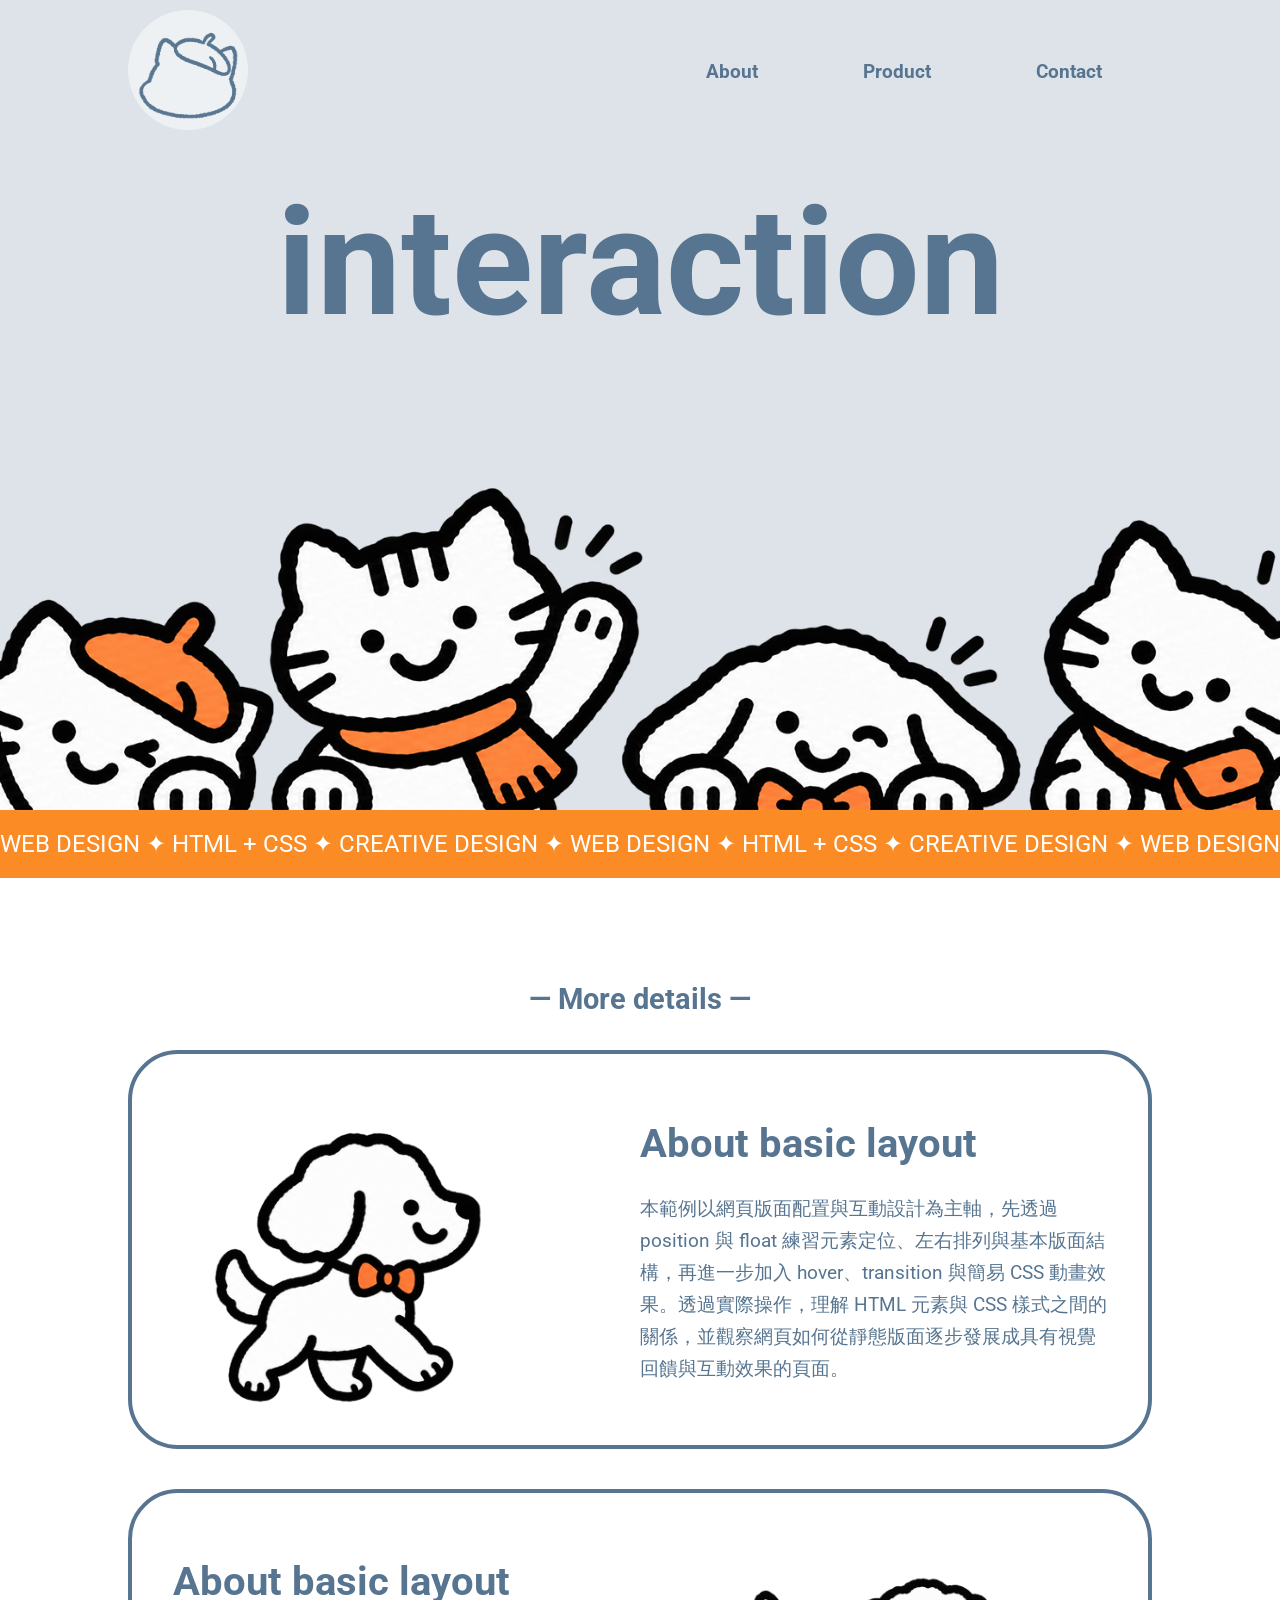
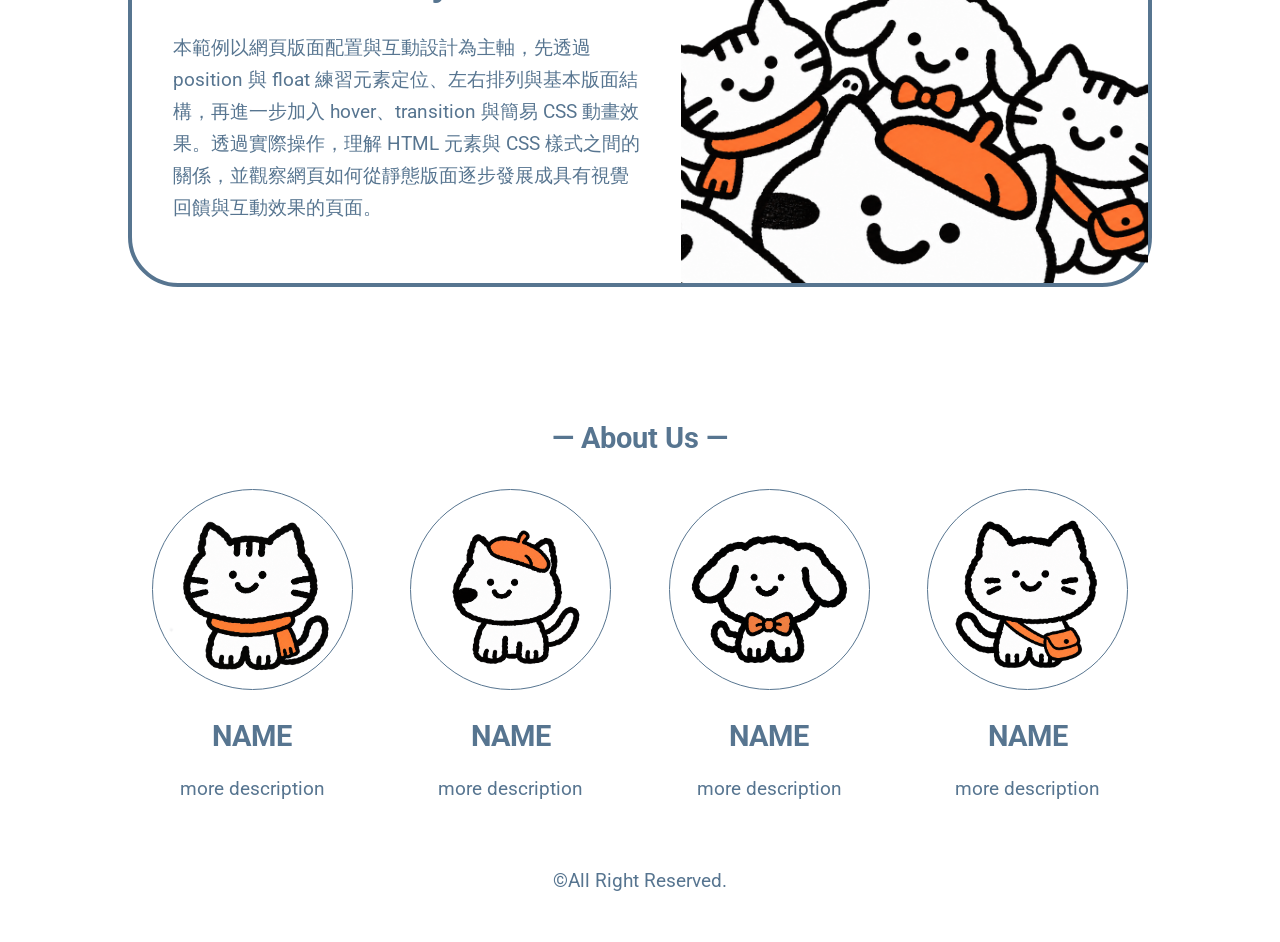
<file: index.html>
<!doctype html>
<html>

<head><!--設定頁面基本資訊+外部連結-->
<meta charset="utf-8">
<meta name="viewport" content=" width=device-width, initial-scale=1.0 ">
<title>portfolio</title>
<link href="css/ex3.css" rel="stylesheet" type="text/css">
</head>

<body><!--瀏覽器看得見的內容-->
<!--header-->
<header>
    <div class="menu">
        <!--logo-->
        <div class="logo">
            <a href="p2.html">
            <img src="images/logo.png">
            </a>
        </div>
        <!--nav-->
        <nav>
            <a href="p2.html">About</a>
            <a href="p2.html">Product</a>
            <a href="p2.html">Contact</a>
        </nav>
    </div>
</header>

<!--hero-->
<div class="hero">
    <img src="images/hero.png" alt="hero">
    <h1>interaction</h1>
</div>

<!--marquee-->
<div class="marquee">
  <div class="marquee-track">
    <div class="marquee-content">
      WEB DESIGN ✦ HTML + CSS ✦ CREATIVE DESIGN ✦
      WEB DESIGN ✦ HTML + CSS ✦ CREATIVE DESIGN ✦
      WEB DESIGN ✦ HTML + CSS ✦ CREATIVE DESIGN ✦
      WEB DESIGN ✦ HTML + CSS ✦ CREATIVE DESIGN ✦
      WEB DESIGN ✦ HTML + CSS ✦ CREATIVE DESIGN ✦
      WEB DESIGN ✦ HTML + CSS ✦ CREATIVE DESIGN ✦
    </div>
    <div class="marquee-content" aria-hidden="true">
      WEB DESIGN ✦ HTML + CSS ✦ CREATIVE DESIGN ✦
      WEB DESIGN ✦ HTML + CSS ✦ CREATIVE DESIGN ✦
      WEB DESIGN ✦ HTML + CSS ✦ CREATIVE DESIGN ✦
      WEB DESIGN ✦ HTML + CSS ✦ CREATIVE DESIGN ✦
      WEB DESIGN ✦ HTML + CSS ✦ CREATIVE DESIGN ✦
      WEB DESIGN ✦ HTML + CSS ✦ CREATIVE DESIGN ✦
    </div>
  </div>
</div>

<!--description section-->
<section>
    <h1>— More details —</h1>
    <!--article-->
    <a href="p2.html">
    <article>
        <div class="a_left">
            <img src="images/a1.png" />
        </div>
        <div class="a_right">
            <h2>About basic layout</h2>
            <p>本範例以網頁版面配置與互動設計為主軸，先透過 position 與 float 練習元素定位、左右排列與基本版面結構，再進一步加入 hover、transition 與簡易 CSS 動畫效果。透過實際操作，理解 HTML 元素與 CSS 樣式之間的關係，並觀察網頁如何從靜態版面逐步發展成具有視覺回饋與互動效果的頁面。</p>
        </div>
    </article>
    </a>

    <!--article-->
    <a href="p2.html">
    <article>
        <div class="a_left">
            <img src="images/a2.png" />
        </div>
        <div class="a_right">
            <h2>About basic layout</h2>
            <p>本範例以網頁版面配置與互動設計為主軸，先透過 position 與 float 練習元素定位、左右排列與基本版面結構，再進一步加入 hover、transition 與簡易 CSS 動畫效果。透過實際操作，理解 HTML 元素與 CSS 樣式之間的關係，並觀察網頁如何從靜態版面逐步發展成具有視覺回饋與互動效果的頁面。</p>
        </div>
    </article>
    </a>

</section>


<!--card section-->
<section>
    <h1>— About Us —</h1>
        <!--card-->
        <div class="card">
            <a href="#">
            <img src="images/p1.png">
            <h2>NAME</h2>
            <p>more description</p>
            </a>
        </div>

        <div class="card">
            <a href="#">
            <img src="images/p2.png">
            <h2>NAME</h2>
            <p>more description</p>
            </a>
        </div> 

        <div class="card">
            <a href="#">
            <img src="images/p3.png">
            <h2>NAME</h2>
            <p>more description</p>
            </a>
        </div>

        <div class="card">
            <a href="#">
            <img src="images/p4.png">
            <h2>NAME</h2>
            <p>more description</p>
            </a>
        </div>

</section>

<!--footer-->
<footer>
&copy;All Right Reserved.
</footer>

</body>
</html>
</file>
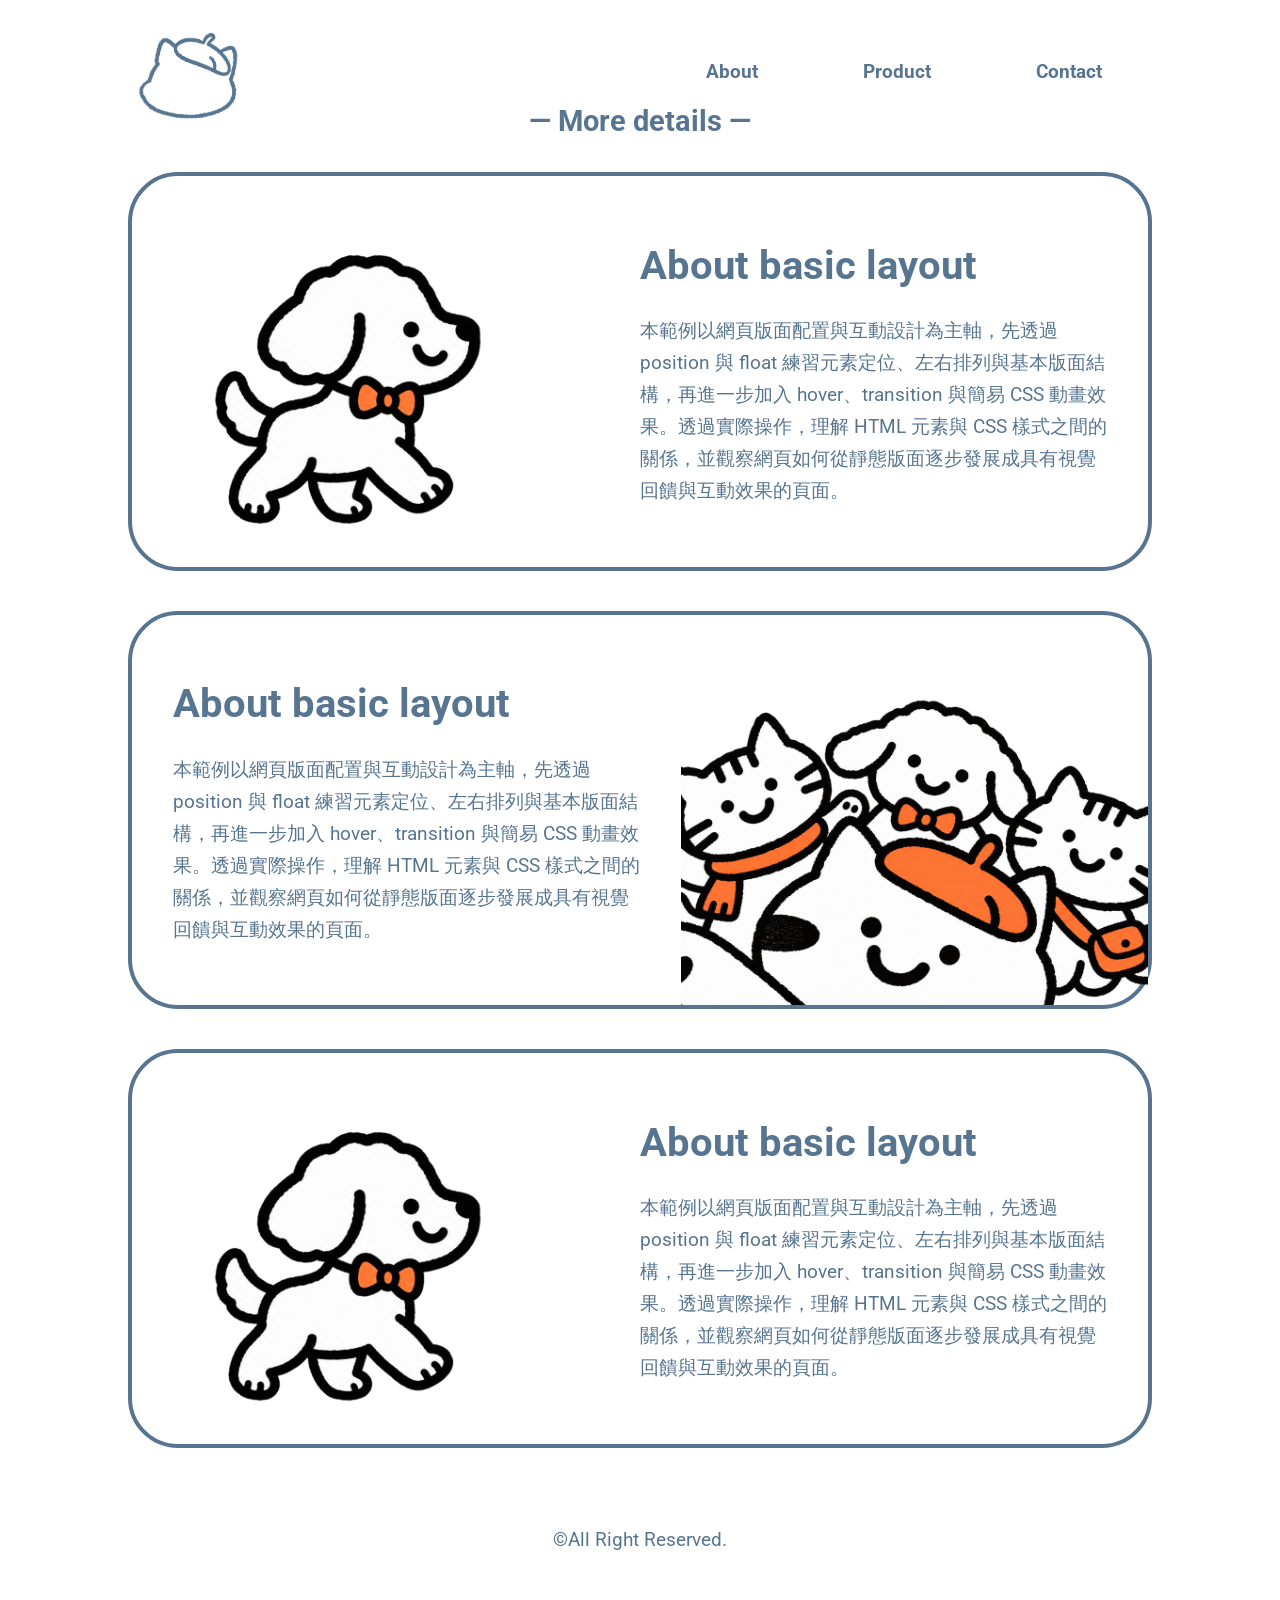
<file: p2.html>
<!doctype html>
<html>

<head><!--設定頁面基本資訊+外部連結-->
<meta charset="utf-8">
<meta name="viewport" content=" width=device-width, initial-scale=1.0 ">
<title>portfolio</title>
<link href="css/ex3.css" rel="stylesheet" type="text/css">
</head>

<body><!--瀏覽器看得見的內容-->
<!--header-->
<header>
    <div class="menu">
        <!--logo-->
        <div class="logo">
            <a href="p2.html">
            <img src="images/logo.png">
            </a>
        </div>
        <!--nav-->
        <nav>
            <a href="index.html">About</a>
            <a href="index.html">Product</a>
            <a href="index.html">Contact</a>
        </nav>
    </div>
</header>

<!--description section-->
<section>
    <h1>— More details —</h1>
    <!--article-->
    <a href="index.html">
    <article>
        <div class="a_left">
            <img src="images/a1.png" />
        </div>
        <div class="a_right">
            <h2>About basic layout</h2>
            <p>本範例以網頁版面配置與互動設計為主軸，先透過 position 與 float 練習元素定位、左右排列與基本版面結構，再進一步加入 hover、transition 與簡易 CSS 動畫效果。透過實際操作，理解 HTML 元素與 CSS 樣式之間的關係，並觀察網頁如何從靜態版面逐步發展成具有視覺回饋與互動效果的頁面。</p>
        </div>
    </article>
    </a>
	
    <a href="index.html">
    <article>
        <div class="a_left">
            <img src="images/a2.png" />
        </div>
        <div class="a_right">
            <h2>About basic layout</h2>
            <p>本範例以網頁版面配置與互動設計為主軸，先透過 position 與 float 練習元素定位、左右排列與基本版面結構，再進一步加入 hover、transition 與簡易 CSS 動畫效果。透過實際操作，理解 HTML 元素與 CSS 樣式之間的關係，並觀察網頁如何從靜態版面逐步發展成具有視覺回饋與互動效果的頁面。</p>
        </div>
    </article>
    </a>

    <a href="index.html">
    <article>
        <div class="a_left">
            <img src="images/a1.png" />
        </div>
        <div class="a_right">
            <h2>About basic layout</h2>
            <p>本範例以網頁版面配置與互動設計為主軸，先透過 position 與 float 練習元素定位、左右排列與基本版面結構，再進一步加入 hover、transition 與簡易 CSS 動畫效果。透過實際操作，理解 HTML 元素與 CSS 樣式之間的關係，並觀察網頁如何從靜態版面逐步發展成具有視覺回饋與互動效果的頁面。</p>
        </div>
    </article>
    </a>

</section>

<!--footer-->
<footer>
&copy;All Right Reserved.
</footer>

</body>
</html>
</file>
<file: css/ex3.css>
@import url('https://fonts.googleapis.com/css2?family=Roboto:ital,wght@0,100..900;1,100..900&display=swap');

body{
    padding: 0;
    margin: 0;
    font-size: 1.2rem;
    color:rgba(87, 117, 144, 1);

    font-family: "Roboto", sans-serif;
}

::selection{
    background: rgba(87, 117, 144, 1);
    color: rgba(255, 255, 255, 1);
}

a{
    text-decoration: none;
    color: rgba(87, 117, 144, 1);
    display: inline-block;
}

a:hover{
    color: rgba(87, 117, 144, 1);
}

/*header*/
header{
    position: fixed;
    top: 0;
    width: 100%;
    height: auto;
    z-index: 200000;
}

/*menu*/
.menu{
    width: 80%;
    margin: 10px auto;
    display:flex;
}

/*logo*/
.logo{
    /*float: left;
    width: 120px;*/
    flex:0 0 120px;
}

.logo img{
    width: 100%;
    margin: auto;
    background: rgba(255, 255, 255, .5);
	border-radius: 50%;
}

/*nav*/
nav{
    /*float: right;*/
    flex:1;
    text-align: right;
}

nav a{
    padding: 50px;
    font-weight: bold;
}

nav a:hover{
    text-decoration: underline;
}

/*hero*/
.hero{
    position: relative;   
    width: 100%;
    height: 90vh;
    background:rgba(87, 117, 144, .2);
}

.hero img{
    width: 100%;
    height: 100%;
    object-fit:cover;
    object-position:bottom;
}

.hero h1{
    position: absolute;
    top:20%;
	left:50%;
	transform: translate(-50%, -50%);

    font-size: 150px;
    color: rgba(87, 117, 144, 1);
}

/*marquee*/
.marquee{
    width: 100%;
    overflow: hidden;
    background: rgba(251, 139, 36, 1);
    color: rgba(255, 255, 255, 1);
    padding: 20px 0;
}

.marquee-track{
    display: flex;
    width: max-content;
    animation: marquee 20s linear infinite;
}

.marquee-content{
    flex-shrink: 0;
    padding-right: 0px;
    white-space: nowrap;
    font-size: max(1.5rem, 1vw); 
}

@keyframes marquee{
    from {
        transform: translateX(0);
    }
    to {
        transform: translateX(-50%);
    }
}


/*section*/
section{
    display:flex;
    flex-wrap: wrap;
    gap:10px;

    width: 80%;
    margin: auto;
    margin-top: 80px;
}

section h1{
    flex:0 0 100%;
    color:rgba(87, 117, 144, 1);
    text-align: center;
}

/*card*/
.card{
	flex: 0 0 calc((100% - 10px *3)/4);
	text-align:center;
	cursor:pointer;
}

.card img{
	width:80%;
	border-radius:50%;
	border:solid 1px rgba(87, 117, 144, 1);
    
	-ms-transform: rotate(0deg); /* IE 9 */
    -webkit-transform: rotate(0deg); /* Safari */
    transform: rotate(0deg); /* Standard syntax */
	
	transition: transform 1.5s;
	-webkit-transition: transform 1.5s;
}

.card:hover img{
	-ms-transform: rotate(-20deg); /* IE 9 */
    -webkit-transform: rotate(-20deg); /* Safari */
    transform: rotate(-20deg); /* Standard syntax */
}

/*article*/
article{
	flex:0 0 100%;
	margin:auto;
    margin-bottom: 30px;
    border:solid 4px rgba(87, 117, 144, 1);
    border-radius: 50px;
    box-sizing: border-box;

    display:flex;
}

section > a:nth-of-type(2n) article{
    flex-direction: row-reverse;
}

article:hover{
    border:solid 8px rgba(87, 117, 144, 1);
    background:rgba(87, 117, 144, .2);
}

.a_left{
    flex:1;
}

.a_left img{
	float:left;
    width: 100%;
    height:100%;
	object-fit: cover;
    object-position: bottom;
}

.a_right{
	flex:1;
	padding: 4%;
	box-sizing:border-box;
	color:rgba(87, 117, 144, 1);
	text-align:left;
    line-height: 2rem;
}

.a_right h2{
    font-size: 2.5rem;
}

/*footer*/
footer{
    clear: both;
    width: 100%;
    padding: 50px 0px;
    text-align: center;
}

/*for tablets*/
@media only screen and (max-width: 1200px) {
}

/*for mobile*/
@media only screen and (max-width: 768px) {

body{
    font-size: 1.3rem;
}

/*menu*/
.menu{
    margin:20px auto;
    flex-direction: column;
}

/*logo*/
.logo{
    text-align: center;
}

.logo img{
    width: 30%;
    margin: auto;
}

/*nav*/
nav{
    text-align: center;
}

nav a{
    padding: 10px;
}

/*hero*/
.hero{
    height: 60vh;
}

.hero h1{
    top:40%;
    font-size: 80px;
}

/*card*/
.card{
    flex: 0 0 calc((100% - 10px *1)/2);
}

/*article*/
article{
	flex-direction: column;
}

section > a:nth-of-type(2n) article{
    flex-direction: column;
}

.a_right{
    padding: 6%;
}

.a_right h2{
    font-size: 2rem;
}

}
</file>
